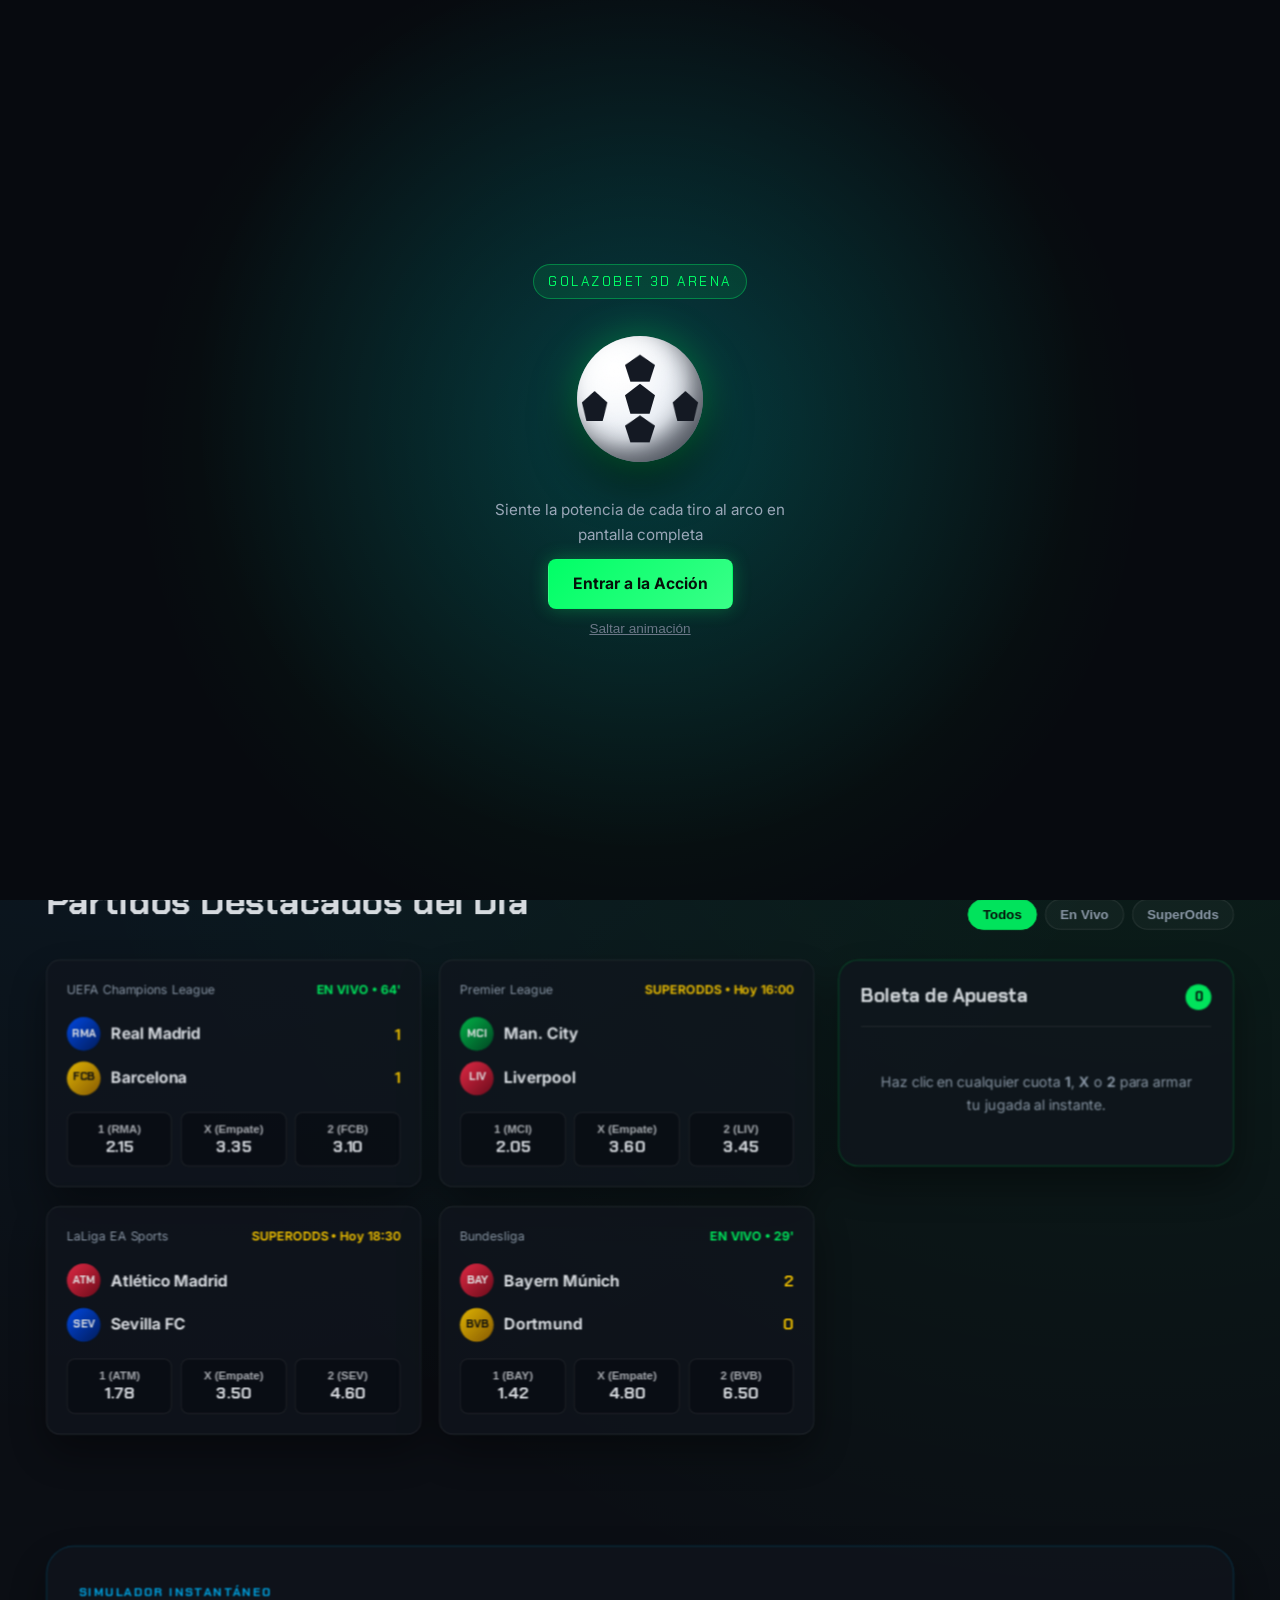
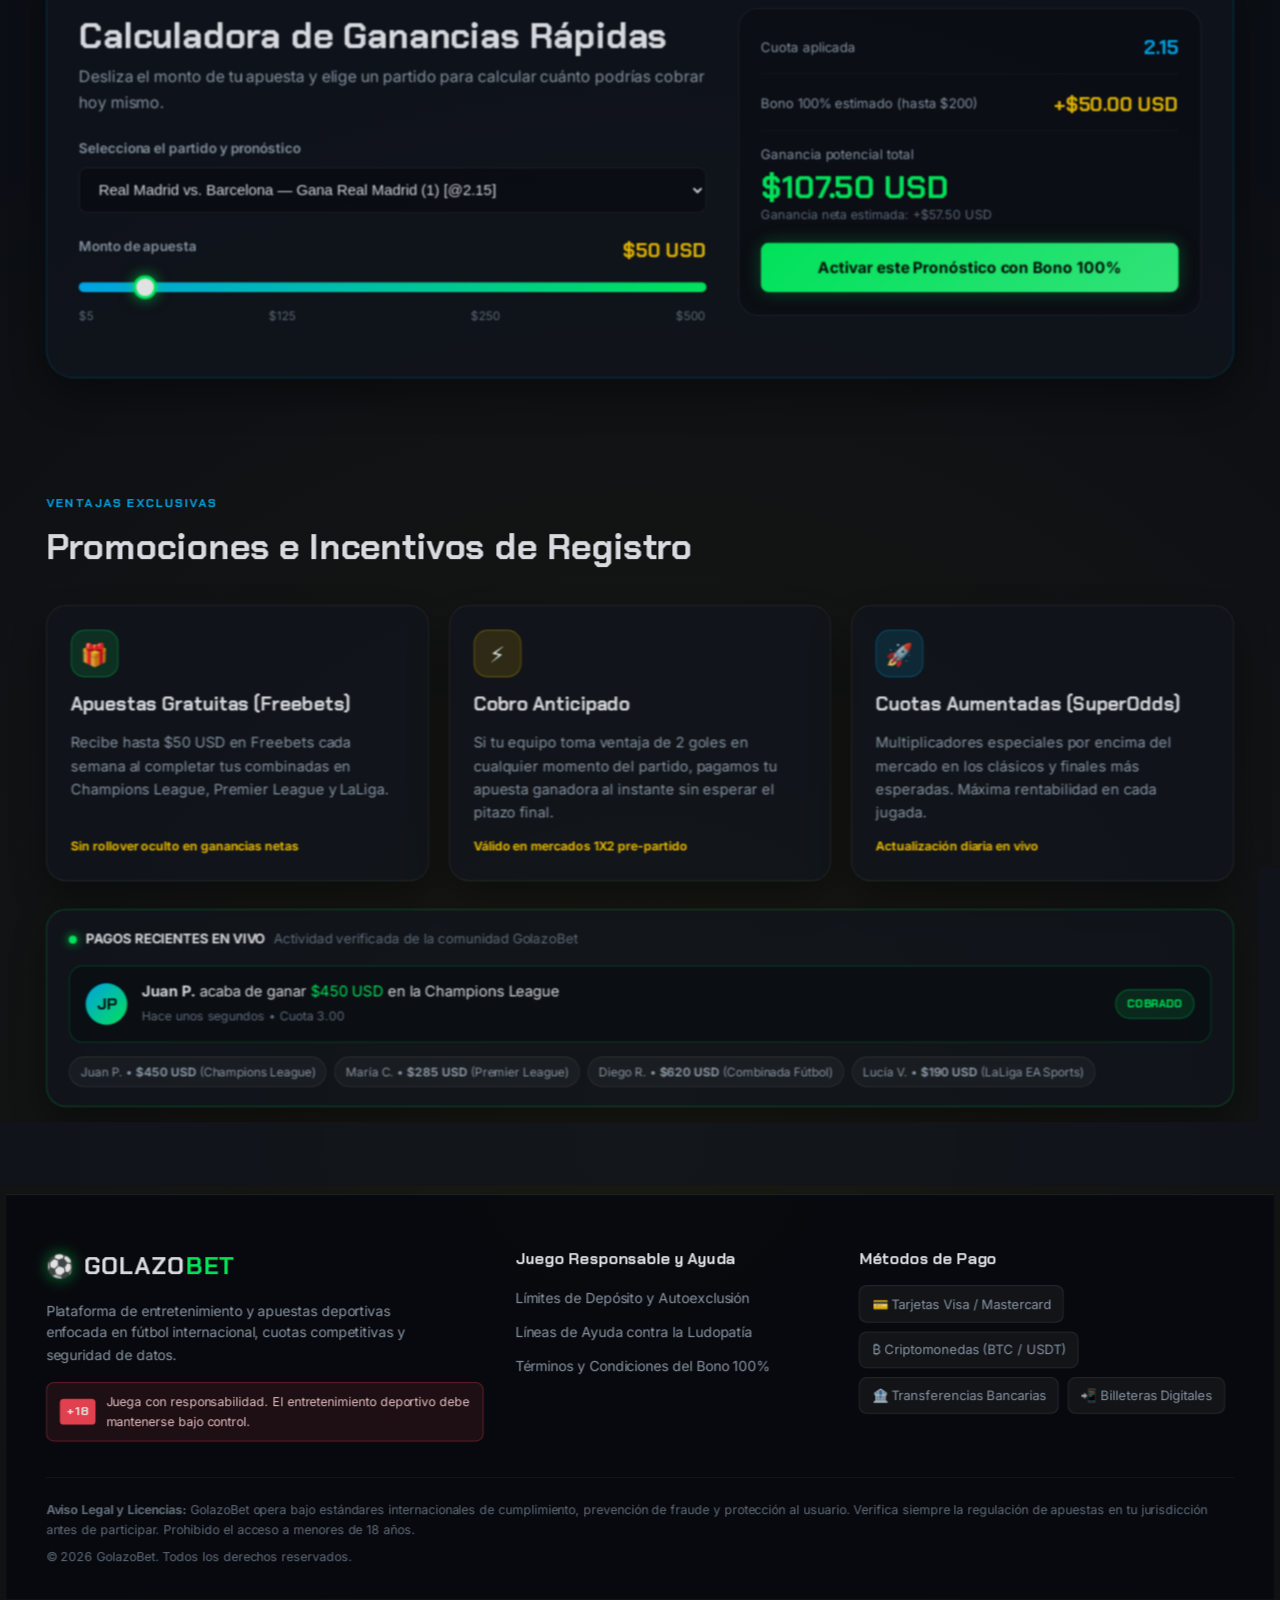
<file: index.html>
<!DOCTYPE html>
<html lang="es">
<head>
  <meta charset="UTF-8" />
  <meta name="viewport" content="width=device-width, initial-scale=1.0" />
  <title>GolazoBet | Apuestas Deportivas de Fútbol en Vivo</title>
  <link rel="preconnect" href="https://fonts.googleapis.com" />
  <link rel="preconnect" href="https://fonts.gstatic.com" crossorigin />
  <link
    href="https://fonts.googleapis.com/css2?family=Chakra+Petch:ital,wght@0,600;0,700;1,700&family=Inter:wght@400;500;600;700;800&display=swap"
    rel="stylesheet"
  />
  <link rel="stylesheet" href="styles.css" />
</head>
<body class="dark-theme">
  <!-- INTRO OVERLAY: EFECTO "BREAK THE SCREEN" -->
  <div id="intro-overlay" class="intro-overlay" aria-live="polite">
    <canvas id="crack-canvas" class="crack-canvas"></canvas>

    <div class="intro-stage">
      <div class="intro-badge">GOLAZOBET 3D ARENA</div>
      <div id="ball-3d-wrapper" class="ball-3d-wrapper">
        <div id="soccer-ball-3d" class="soccer-ball-3d" aria-hidden="true">
          <div class="ball-pentagon center"></div>
          <div class="ball-pentagon top"></div>
          <div class="ball-pentagon right"></div>
          <div class="ball-pentagon bottom"></div>
          <div class="ball-pentagon left"></div>
          <div class="ball-glare"></div>
        </div>
      </div>

      <div id="intro-cta-box" class="intro-cta-box">
        <p class="intro-subtext">Siente la potencia de cada tiro al arco en pantalla completa</p>
        <button id="btn-enter-action" type="button" class="btn btn-neon btn-lg">
          Entrar a la Acción
        </button>
        <button id="btn-skip-intro" type="button" class="btn-link">
          Saltar animación
        </button>
      </div>
    </div>
  </div>

  <!-- CONTENEDOR PRINCIPAL DE LA APLICACIÓN -->
  <div id="app-shell" class="app-shell">
    <!-- HEADER / NAVBAR -->
    <header class="navbar glass">
      <div class="container navbar-inner">
        <a href="#top" class="brand-logo" aria-label="GolazoBet Inicio">
          <span class="brand-icon" aria-hidden="true">⚽</span>
          <span class="brand-wordmark">GOLAZO<span class="accent-neon">BET</span></span>
        </a>

        <nav class="nav-links" aria-label="Navegación principal">
          <a href="#partidos-top" class="nav-link">
            <span class="live-dot" aria-hidden="true"></span> En Vivo
          </a>
          <a href="#partidos-top" class="nav-link">Partidos Top</a>
          <a href="#promociones" class="nav-link">Promociones</a>
          <a href="#calculadora" class="nav-link">Calculadora</a>
        </nav>

        <div class="nav-actions">
          <button type="button" class="btn btn-ghost" data-open-modal="login">
            Iniciar Sesión
          </button>
          <button type="button" class="btn btn-neon" data-open-modal="register">
            Registrarse (Bono 100%)
          </button>
        </div>

        <button
          id="mobile-menu-toggle"
          type="button"
          class="mobile-menu-toggle"
          aria-label="Abrir menú de navegación"
          aria-expanded="false"
        >
          <span></span>
          <span></span>
          <span></span>
        </button>
      </div>

      <div id="mobile-drawer" class="mobile-drawer">
        <a href="#partidos-top" class="mobile-link">En Vivo &amp; Partidos Top</a>
        <a href="#calculadora" class="mobile-link">Calculadora de Ganancias</a>
        <a href="#promociones" class="mobile-link">Promociones</a>
        <div class="mobile-drawer-actions">
          <button type="button" class="btn btn-ghost btn-block" data-open-modal="login">
            Iniciar Sesión
          </button>
          <button type="button" class="btn btn-neon btn-block" data-open-modal="register">
            Registrarse (Bono 100%)
          </button>
        </div>
      </div>
    </header>

    <main id="top">
      <!-- HERO SECTION -->
      <section class="hero-section">
        <div class="hero-glow hero-glow-left" aria-hidden="true"></div>
        <div class="hero-glow hero-glow-right" aria-hidden="true"></div>

        <div class="container hero-grid">
          <div class="hero-content">
            <div class="promo-pill">
              <span class="pill-tag">OFERTA RELÁMPAGO</span>
              <span>Bono de Bienvenida Fútbol 2026</span>
            </div>

            <h1 class="hero-title">
              ¡Rompe la Racha! <span class="text-gradient">Duplica tu primer depósito</span> hasta $200 USD
            </h1>

            <p class="hero-subtitle">
              Cuotas mejoradas al instante, cobro anticipado cuando tu equipo saca 2 goles de ventaja y retiros rápidos en criptomonedas, tarjetas y transferencia bancaria.
            </p>

            <!-- CUENTA REGRESIVA -->
            <div class="countdown-card glass" aria-label="Tiempo restante de la oferta">
              <div class="countdown-header">
                <span class="countdown-label">La oferta de bienvenida expira en:</span>
                <button id="replay-intro-btn" type="button" class="mini-action">
                  Repetir impacto 3D
                </button>
              </div>
              <div id="countdown-timer" class="countdown-grid">
                <div class="time-box">
                  <span id="cd-hours" class="time-value">02</span>
                  <span class="time-unit">Horas</span>
                </div>
                <span class="time-colon" aria-hidden="true">:</span>
                <div class="time-box">
                  <span id="cd-minutes" class="time-value">45</span>
                  <span class="time-unit">Min</span>
                </div>
                <span class="time-colon" aria-hidden="true">:</span>
                <div class="time-box">
                  <span id="cd-seconds" class="time-value">18</span>
                  <span class="time-unit">Seg</span>
                </div>
              </div>
            </div>

            <div class="hero-cta-group">
              <button
                type="button"
                class="btn btn-neon btn-xl"
                data-open-modal="register"
              >
                APOSTAR AHORA Y RECLAMAR BONO
              </button>
              <a href="#partidos-top" class="btn btn-outline-gold">
                Ver Cuotas de Hoy
              </a>
            </div>
          </div>

          <!-- PANEL DESTACADO LATERAL DEL HERO -->
          <aside class="hero-showcase glass" aria-label="Partido estrella del día">
            <div class="showcase-top">
              <span class="badge-live"><span class="live-dot"></span> SUPER CUOTA</span>
              <span class="league-name">UEFA Champions League</span>
            </div>
            <div class="matchup-banner">
              <div class="team-block">
                <span class="team-crest crest-blue">RMA</span>
                <span class="team-name">Real Madrid</span>
              </div>
              <span class="vs-badge">VS</span>
              <div class="team-block">
                <span class="team-crest crest-gold">FCB</span>
                <span class="team-name">Barcelona</span>
              </div>
            </div>
            <div class="showcase-stats">
              <div class="stat-item">
                <span class="stat-label">Volumen en vivo</span>
                <span class="stat-val accent-gold">$148,920 USD</span>
              </div>
              <div class="stat-item">
                <span class="stat-label">Mercados activos</span>
                <span class="stat-val accent-neon">+185</span>
              </div>
            </div>
            <button
              type="button"
              class="btn btn-electric btn-block"
              onclick="document.getElementById('partidos-top').scrollIntoView({ behavior: 'smooth' })"
            >
              Seleccionar Cuota en el Feed
            </button>
          </aside>
        </div>
      </section>

      <!-- SECCIÓN PARTIDOS DESTACADOS DEL DÍA + BOLETA DE APUESTA -->
      <section id="partidos-top" class="section-block">
        <div class="container">
          <div class="section-header">
            <div>
              <span class="section-eyebrow">MERCADO 1 X 2</span>
              <h2 class="section-title">Partidos Destacados del Día</h2>
            </div>
            <div class="filter-pills" role="group" aria-label="Filtrar partidos">
              <button type="button" class="filter-btn active" data-filter="all">Todos</button>
              <button type="button" class="filter-btn" data-filter="live">En Vivo</button>
              <button type="button" class="filter-btn" data-filter="super">SuperOdds</button>
            </div>
          </div>

          <div class="betting-layout">
            <!-- FEED DE TARJETAS DE PARTIDOS -->
            <div id="matches-grid" class="matches-grid"></div>

            <!-- BOLETA DE APUESTA INTERACTIVA -->
            <aside id="betslip-panel" class="betslip-card glass" aria-label="Boleta de apuesta">
              <div class="betslip-header">
                <h3>Boleta de Apuesta</h3>
                <span id="betslip-count" class="betslip-badge">0</span>
              </div>

              <div id="betslip-empty" class="betslip-empty">
                <p>Haz clic en cualquier cuota <strong>1</strong>, <strong>X</strong> o <strong>2</strong> para armar tu jugada al instante.</p>
              </div>

              <div id="betslip-content" class="betslip-content hidden">
                <div id="betslip-selections" class="betslip-selections"></div>

                <div class="stake-control">
                  <label for="betslip-stake" class="stake-label">Monto a apostar (USD)</label>
                  <div class="stake-input-wrap">
                    <span class="currency-prefix">$</span>
                    <input
                      id="betslip-stake"
                      type="number"
                      min="1"
                      max="10000"
                      step="1"
                      value="25"
                    />
                  </div>
                  <div class="quick-stakes">
                    <button type="button" class="chip-btn" data-quick-stake="10">$10</button>
                    <button type="button" class="chip-btn" data-quick-stake="25">$25</button>
                    <button type="button" class="chip-btn" data-quick-stake="50">$50</button>
                    <button type="button" class="chip-btn" data-quick-stake="100">$100</button>
                  </div>
                </div>

                <div class="betslip-summary">
                  <div class="summary-row">
                    <span>Cuota combinada</span>
                    <strong id="betslip-total-odds" class="accent-gold">1.00</strong>
                  </div>
                  <div class="summary-row highlight">
                    <span>Ganancia potencial</span>
                    <strong id="betslip-potential-payout" class="accent-neon">$0.00 USD</strong>
                  </div>
                </div>

                <button
                  id="btn-place-bet"
                  type="button"
                  class="btn btn-neon btn-block btn-lg"
                >
                  Confirmar Apuesta y Reclamar Bono
                </button>
                <button
                  id="btn-clear-betslip"
                  type="button"
                  class="btn-clear-selection"
                >
                  Limpiar selección
                </button>
              </div>
            </aside>
          </div>
        </div>
      </section>

      <!-- CALCULADORA / SIMULADOR DE GANANCIAS RÁPIDAS -->
      <section id="calculadora" class="section-block calculator-section">
        <div class="container">
          <div class="calc-card glass">
            <div class="calc-intro">
              <span class="section-eyebrow">SIMULADOR INSTANTÁNEO</span>
              <h2 class="section-title">Calculadora de Ganancias Rápidas</h2>
              <p class="calc-desc">
                Desliza el monto de tu apuesta y elige un partido para calcular cuánto podrías cobrar hoy mismo.
              </p>

              <div class="calc-field">
                <label for="calc-match-select" class="field-label">Selecciona el partido y pronóstico</label>
                <select id="calc-match-select" class="calc-select"></select>
              </div>

              <div class="calc-field">
                <div class="slider-top">
                  <label for="calc-amount-slider" class="field-label">Monto de apuesta</label>
                  <span id="calc-amount-display" class="slider-value accent-gold">$50 USD</span>
                </div>
                <input
                  id="calc-amount-slider"
                  type="range"
                  min="5"
                  max="500"
                  step="5"
                  value="50"
                  class="neon-slider"
                />
                <div class="slider-ticks">
                  <span>$5</span>
                  <span>$125</span>
                  <span>$250</span>
                  <span>$500</span>
                </div>
              </div>
            </div>

            <div class="calc-results">
              <div class="result-box">
                <span class="result-caption">Cuota aplicada</span>
                <span id="calc-odds-value" class="result-number accent-electric">2.15</span>
              </div>
              <div class="result-box">
                <span class="result-caption">Bono 100% estimado (hasta $200)</span>
                <span id="calc-bonus-value" class="result-number accent-gold">+$50.00 USD</span>
              </div>
              <div class="result-box total-box">
                <span class="result-caption">Ganancia potencial total</span>
                <span id="calc-payout-value" class="result-payout accent-neon">$107.50 USD</span>
                <span id="calc-profit-note" class="result-subnote">Ganancia neta: +$57.50 USD</span>
              </div>
              <button
                type="button"
                class="btn btn-neon btn-block btn-lg"
                data-open-modal="register"
              >
                Activar este Pronóstico con Bono 100%
              </button>
            </div>
          </div>
        </div>
      </section>

      <!-- PROMOCIONES + PRUEBA SOCIAL EN VIVO -->
      <section id="promociones" class="section-block">
        <div class="container">
          <div class="section-header">
            <div>
              <span class="section-eyebrow">VENTAJAS EXCLUSIVAS</span>
              <h2 class="section-title">Promociones e Incentivos de Registro</h2>
            </div>
          </div>

          <div class="promos-grid">
            <article class="promo-card glass">
              <div class="promo-icon icon-neon" aria-hidden="true">🎁</div>
              <h3>Apuestas Gratuitas (Freebets)</h3>
              <p>
                Recibe hasta $50 USD en Freebets cada semana al completar tus combinadas en Champions League, Premier League y LaLiga.
              </p>
              <span class="promo-tag">Sin rollover oculto en ganancias netas</span>
            </article>

            <article class="promo-card glass">
              <div class="promo-icon icon-gold" aria-hidden="true">⚡</div>
              <h3>Cobro Anticipado</h3>
              <p>
                Si tu equipo toma ventaja de 2 goles en cualquier momento del partido, pagamos tu apuesta ganadora al instante sin esperar el pitazo final.
              </p>
              <span class="promo-tag">Válido en mercados 1X2 pre-partido</span>
            </article>

            <article class="promo-card glass">
              <div class="promo-icon icon-electric" aria-hidden="true">🚀</div>
              <h3>Cuotas Aumentadas (SuperOdds)</h3>
              <p>
                Multiplicadores especiales por encima del mercado en los clásicos y finales más esperadas. Máxima rentabilidad en cada jugada.
              </p>
              <span class="promo-tag">Actualización diaria en vivo</span>
            </article>
          </div>

          <!-- FEED EN VIVO DE GANADORES -->
          <div class="live-winners-bar glass" aria-label="Ganadores recientes en tiempo real">
            <div class="winners-header">
              <span class="live-dot" aria-hidden="true"></span>
              <strong>PAGOS RECIENTES EN VIVO</strong>
              <span class="winners-subtitle">Actividad verificada de la comunidad GolazoBet</span>
            </div>

            <div class="winners-track-wrap">
              <div id="winners-feed-card" class="winner-spotlight">
                <span id="winner-avatar" class="winner-avatar">JP</span>
                <div class="winner-info">
                  <p id="winner-text" class="winner-text">
                    <strong>Juan P.</strong> acaba de ganar <span class="accent-neon">$450 USD</span> en la Champions League
                  </p>
                  <span id="winner-meta" class="winner-meta">Hace unos segundos • Cuota 3.00</span>
                </div>
                <span class="winner-pill">COBRADO</span>
              </div>

              <div id="winners-chips" class="winners-chips" aria-hidden="true"></div>
            </div>
          </div>
        </div>
      </section>
    </main>

    <!-- FOOTER -->
    <footer class="footer">
      <div class="container">
        <div class="footer-grid">
          <div class="footer-brand-col">
            <a href="#top" class="brand-logo">
              <span class="brand-icon" aria-hidden="true">⚽</span>
              <span class="brand-wordmark">GOLAZO<span class="accent-neon">BET</span></span>
            </a>
            <p class="footer-copy">
              Plataforma de entretenimiento y apuestas deportivas enfocada en fútbol internacional, cuotas competitivas y seguridad de datos.
            </p>
            <div class="responsible-badge">
              <span class="age-badge">+18</span>
              <span>Juega con responsabilidad. El entretenimiento deportivo debe mantenerse bajo control.</span>
            </div>
          </div>

          <div class="footer-col">
            <h4>Juego Responsable y Ayuda</h4>
            <ul>
              <li><a href="#juego-responsable" onclick="event.preventDefault(); openInfoModal('responsible');">Límites de Depósito y Autoexclusión</a></li>
              <li><a href="#ayuda-ludopatia" onclick="event.preventDefault(); openInfoModal('help');">Líneas de Ayuda contra la Ludopatía</a></li>
              <li><a href="#terminos" onclick="event.preventDefault(); openInfoModal('terms');">Términos y Condiciones del Bono 100%</a></li>
            </ul>
          </div>

          <div class="footer-col">
            <h4>Métodos de Pago</h4>
            <div class="payment-methods">
              <span class="payment-pill">💳 Tarjetas Visa / Mastercard</span>
              <span class="payment-pill">₿ Criptomonedas (BTC / USDT)</span>
              <span class="payment-pill">🏦 Transferencias Bancarias</span>
              <span class="payment-pill">📲 Billeteras Digitales</span>
            </div>
          </div>
        </div>

        <div class="footer-legal">
          <p>
            <strong>Aviso Legal y Licencias:</strong> GolazoBet opera bajo estándares internacionales de cumplimiento, prevención de fraude y protección al usuario. Verifica siempre la regulación de apuestas en tu jurisdicción antes de participar. Prohibido el acceso a menores de 18 años.
          </p>
          <p class="copyright">© <span id="current-year">2026</span> GolazoBet. Todos los derechos reservados.</p>
        </div>
      </div>
    </footer>
  </div>

  <!-- MODAL DE REGISTRO / INICIO DE SESIÓN / CONFIRMACIÓN -->
  <div id="auth-modal" class="modal-backdrop hidden" role="dialog" aria-modal="true" aria-labelledby="modal-title">
    <div class="modal-card glass">
      <button id="modal-close-btn" type="button" class="modal-close" aria-label="Cerrar ventana">✕</button>
      <span id="modal-tag" class="section-eyebrow">BONO DE BIENVENIDA 100%</span>
      <h3 id="modal-title" class="modal-title">Crea tu cuenta en GolazoBet</h3>
      <p id="modal-desc" class="modal-desc">
        Duplica tu primer depósito hasta $200 USD y comienza a apostar en los mejores partidos de fútbol.
      </p>

      <form id="auth-form" class="modal-form">
        <div class="form-group">
          <label for="auth-email">Correo electrónico</label>
          <input id="auth-email" type="email" required placeholder=" hincha@golazobet.com" />
        </div>
        <div class="form-group">
          <label for="auth-password">Contraseña</label>
          <input id="auth-password" type="password" required minlength="6" placeholder="••••••••" />
        </div>
        <div id="modal-extra-summary" class="modal-summary hidden"></div>
        <button id="modal-submit-btn" type="submit" class="btn btn-neon btn-block btn-lg">
          Reclamar Bono hasta $200 USD
        </button>
      </form>

      <div id="modal-feedback" class="modal-feedback hidden"></div>
    </div>
  </div>

  <script src="script.js"></script>
</body>
</html>
</file>
<file: styles.css>
/* ==========================================================================
   GOLAZOBET - ESTILOS PRINCIPALES (DARK MODE PREMIUM + GLASSMORPHISM)
   ========================================================================== */

:root {
  --bg-primary: #0b0e14;
  --bg-secondary: #161b22;
  --bg-elevated: rgba(22, 27, 34, 0.72);
  --bg-card: rgba(17, 22, 30, 0.78);
  --border-subtle: rgba(255, 255, 255, 0.1);
  --border-glow: rgba(0, 255, 102, 0.35);

  --text-primary: #f3f6fb;
  --text-secondary: #9aa7b8;
  --text-muted: #6c7888;

  --neon-green: #00ff66;
  --neon-green-dark: #00c950;
  --gold: #ffcc00;
  --electric-blue: #00b8ff;
  --danger: #ff4757;

  --font-display: 'Chakra Petch', sans-serif;
  --font-sans: 'Inter', system-ui, -apple-system, sans-serif;

  --radius-sm: 8px;
  --radius-md: 14px;
  --radius-lg: 20px;
  --radius-xl: 28px;

  --shadow-neon: 0 0 24px rgba(0, 255, 102, 0.35), 0 10px 30px rgba(0, 0, 0, 0.45);
  --shadow-card: 0 18px 40px rgba(0, 0, 0, 0.45);
  --transition-fast: 0.18s ease;
  --transition-smooth: 0.35s cubic-bezier(0.22, 1, 0.36, 1);
}

*,
*::before,
*::after {
  box-sizing: border-box;
  margin: 0;
  padding: 0;
}

html {
  scroll-behavior: smooth;
  font-size: 16px;
}

body.dark-theme {
  font-family: var(--font-sans);
  background-color: var(--bg-primary);
  color: var(--text-primary);
  line-height: 1.6;
  overflow-x: hidden;
  background-image:
    radial-gradient(circle at 12% 10%, rgba(0, 184, 255, 0.09), transparent 36%),
    radial-gradient(circle at 88% 18%, rgba(0, 255, 102, 0.08), transparent 38%),
    radial-gradient(circle at 50% 85%, rgba(255, 204, 0, 0.06), transparent 42%);
}

.container {
  width: 100%;
  max-width: 1240px;
  margin: 0 auto;
  padding: 0 1.25rem;
}

.hidden {
  display: none !important;
}

.accent-neon {
  color: var(--neon-green);
}

.accent-gold {
  color: var(--gold);
}

.accent-electric {
  color: var(--electric-blue);
}

.text-gradient {
  background: linear-gradient(90deg, var(--neon-green) 0%, var(--electric-blue) 55%, var(--gold) 100%);
  -webkit-background-clip: text;
  background-clip: text;
  color: transparent;
}

/* ==========================================================================
   GLASSMORPHISM & BOTONES
   ========================================================================== */

.glass {
  background: var(--bg-card);
  backdrop-filter: blur(16px);
  -webkit-backdrop-filter: blur(16px);
  border: 1px solid var(--border-subtle);
  box-shadow: var(--shadow-card);
}

.btn {
  display: inline-flex;
  align-items: center;
  justify-content: center;
  gap: 0.5rem;
  font-family: var(--font-sans);
  font-weight: 700;
  font-size: 0.92rem;
  border-radius: var(--radius-sm);
  border: 1px solid transparent;
  cursor: pointer;
  text-decoration: none;
  transition: transform var(--transition-fast), box-shadow var(--transition-fast), background var(--transition-fast), border-color var(--transition-fast);
}

.btn:active {
  transform: scale(0.98);
}

.btn-neon {
  background: linear-gradient(135deg, var(--neon-green) 0%, #39ff88 100%);
  color: #06110a;
  padding: 0.72rem 1.25rem;
  box-shadow: 0 0 18px rgba(0, 255, 102, 0.28);
}

.btn-neon:hover {
  transform: translateY(-2px);
  box-shadow: var(--shadow-neon);
}

.btn-electric {
  background: linear-gradient(135deg, var(--electric-blue) 0%, #0077ff 100%);
  color: #ffffff;
  padding: 0.78rem 1.25rem;
  box-shadow: 0 0 18px rgba(0, 184, 255, 0.25);
}

.btn-electric:hover {
  transform: translateY(-2px);
  box-shadow: 0 0 24px rgba(0, 184, 255, 0.45);
}

.btn-ghost {
  background: rgba(255, 255, 255, 0.04);
  color: var(--text-primary);
  border-color: var(--border-subtle);
  padding: 0.7rem 1.1rem;
}

.btn-ghost:hover {
  background: rgba(255, 255, 255, 0.1);
  border-color: rgba(255, 255, 255, 0.24);
}

.btn-outline-gold {
  background: rgba(255, 204, 0, 0.08);
  color: var(--gold);
  border-color: rgba(255, 204, 0, 0.4);
  padding: 0.9rem 1.4rem;
}

.btn-outline-gold:hover {
  background: rgba(255, 204, 0, 0.16);
  border-color: var(--gold);
}

.btn-lg {
  padding: 0.9rem 1.5rem;
  font-size: 0.98rem;
}

.btn-xl {
  padding: 1.05rem 1.75rem;
  font-family: var(--font-display);
  font-size: 1.05rem;
  letter-spacing: 0.03em;
  text-transform: uppercase;
}

.btn-block {
  width: 100%;
}

/* ==========================================================================
   ANIMACIÓN DE ENTRADA: EFECTO "BREAK THE SCREEN" (3D + CANVAS + SHAKE)
   ========================================================================== */

.intro-overlay {
  position: fixed;
  inset: 0;
  z-index: 9999;
  display: flex;
  align-items: center;
  justify-content: center;
  background:
    radial-gradient(circle at 50% 45%, rgba(0, 184, 255, 0.18), transparent 55%),
    radial-gradient(circle at 50% 50%, rgba(0, 255, 102, 0.1), transparent 65%),
    #070a0f;
  perspective: 1200px;
  overflow: hidden;
  transition: opacity 0.65s ease, visibility 0.65s ease;
}

.intro-overlay.shatter-disperse {
  opacity: 0;
  visibility: hidden;
  pointer-events: none;
}

.crack-canvas {
  position: absolute;
  inset: 0;
  width: 100%;
  height: 100%;
  z-index: 4;
  pointer-events: none;
  opacity: 0;
  transition: opacity 0.2s ease, transform 1.2s cubic-bezier(0.16, 1, 0.3, 1);
}

.crack-canvas.active {
  opacity: 1;
}

.crack-canvas.disperse {
  opacity: 0;
  transform: scale(1.14);
}

.intro-stage {
  position: relative;
  z-index: 3;
  display: flex;
  flex-direction: column;
  align-items: center;
  text-align: center;
  padding: 1.5rem;
  gap: 1.6rem;
}

.intro-badge {
  font-family: var(--font-display);
  font-size: 0.85rem;
  letter-spacing: 0.18em;
  color: var(--neon-green);
  background: rgba(0, 255, 102, 0.1);
  border: 1px solid rgba(0, 255, 102, 0.35);
  padding: 0.35rem 0.9rem;
  border-radius: 999px;
}

.ball-3d-wrapper {
  width: 148px;
  height: 148px;
  display: flex;
  align-items: center;
  justify-content: center;
  transform-style: preserve-3d;
}

.soccer-ball-3d {
  position: relative;
  width: 126px;
  height: 126px;
  border-radius: 50%;
  background:
    radial-gradient(circle at 32% 28%, #ffffff 0%, #e9eef5 55%, #8c99ad 100%);
  box-shadow:
    inset -12px -14px 24px rgba(7, 10, 15, 0.55),
    0 0 38px rgba(0, 255, 102, 0.35),
    0 20px 45px rgba(0, 0, 0, 0.75);
  transform-style: preserve-3d;
  animation: ballIdleFloat 2.4s ease-in-out infinite;
}

/* Patrón geométrico del balón en 3D */
.ball-pentagon {
  position: absolute;
  width: 30px;
  height: 30px;
  background: #141923;
  clip-path: polygon(50% 0%, 100% 38%, 82% 100%, 18% 100%, 0% 38%);
  box-shadow: 0 0 6px rgba(0, 0, 0, 0.5);
}

.ball-pentagon.center {
  top: 50%;
  left: 50%;
  transform: translate(-50%, -50%) translateZ(18px);
}

.ball-pentagon.top {
  top: 9%;
  left: 50%;
  transform: translateX(-50%) rotateX(-26deg) translateZ(14px);
}

.ball-pentagon.bottom {
  bottom: 9%;
  left: 50%;
  transform: translateX(-50%) rotateX(26deg) translateZ(14px);
}

.ball-pentagon.left {
  top: 44%;
  left: 8%;
  transform: rotateY(-32deg) translateZ(14px);
}

.ball-pentagon.right {
  top: 44%;
  right: 8%;
  transform: rotateY(32deg) translateZ(14px);
}

.ball-glare {
  position: absolute;
  inset: 0;
  border-radius: 50%;
  background: radial-gradient(circle at 28% 24%, rgba(255, 255, 255, 0.8), transparent 48%);
  pointer-events: none;
}

@keyframes ballIdleFloat {
  0%, 100% {
    transform: translateY(0px) rotateX(12deg) rotateY(-18deg);
  }
  50% {
    transform: translateY(-12px) rotateX(22deg) rotateY(24deg);
  }
}

/* Vuelo dramático hacia la cámara */
.ball-3d-wrapper.charging-impact .soccer-ball-3d {
  animation: ballBreakScreen 0.78s cubic-bezier(0.55, 0.04, 0.68, 0.53) forwards;
}

@keyframes ballBreakScreen {
  0% {
    transform: translate3d(0, 0, -240px) scale(0.55) rotateX(0deg) rotateY(0deg) rotateZ(0deg);
  }
  55% {
    transform: translate3d(0, -14px, 140px) scale(1.45) rotateX(210deg) rotateY(280deg) rotateZ(45deg);
  }
  100% {
    transform: translate3d(0, 0, 560px) scale(4.3) rotateX(360deg) rotateY(540deg) rotateZ(95deg);
  }
}

.intro-cta-box {
  display: flex;
  flex-direction: column;
  align-items: center;
  gap: 0.75rem;
  transition: opacity 0.25s ease;
}

.intro-cta-box.fade-out {
  opacity: 0;
  pointer-events: none;
}

.intro-subtext {
  color: var(--text-secondary);
  font-size: 0.95rem;
  max-width: 340px;
}

.btn-link {
  background: none;
  border: none;
  color: var(--text-muted);
  font-size: 0.85rem;
  text-decoration: underline;
  cursor: pointer;
}

.btn-link:hover {
  color: var(--text-primary);
}

/* Sacudida de pantalla al impacto */
.screen-shake {
  animation: impactShake 0.55s cubic-bezier(0.36, 0.07, 0.19, 0.97) both;
}

@keyframes impactShake {
  0%, 100% { transform: translate3d(0, 0, 0); }
  12% { transform: translate3d(-14px, 10px, 0) rotate(-0.8deg); }
  25% { transform: translate3d(15px, -12px, 0) rotate(0.8deg); }
  38% { transform: translate3d(-12px, -8px, 0) rotate(-0.5deg); }
  52% { transform: translate3d(10px, 9px, 0) rotate(0.5deg); }
  68% { transform: translate3d(-6px, 4px, 0); }
  84% { transform: translate3d(4px, -3px, 0); }
}

/* Revelación fluida del panel principal */
.app-shell {
  opacity: 0.88;
  transform: scale(0.99);
  transition: opacity 0.8s ease, transform 0.8s cubic-bezier(0.22, 1, 0.36, 1);
}

.app-shell.revealed {
  opacity: 1;
  transform: scale(1);
}

/* ==========================================================================
   HEADER / NAVBAR
   ========================================================================== */

.navbar {
  position: sticky;
  top: 0;
  z-index: 100;
  border-bottom: 1px solid var(--border-subtle);
  background: rgba(11, 14, 20, 0.82);
}

.navbar-inner {
  display: flex;
  align-items: center;
  justify-content: space-between;
  min-height: 74px;
  gap: 1rem;
}

.brand-logo {
  display: inline-flex;
  align-items: center;
  gap: 0.6rem;
  text-decoration: none;
  font-family: var(--font-display);
  font-weight: 700;
  font-size: 1.55rem;
  letter-spacing: 0.04em;
  color: var(--text-primary);
}

.brand-icon {
  font-size: 1.4rem;
  filter: drop-shadow(0 0 8px rgba(0, 255, 102, 0.55));
}

.nav-links {
  display: flex;
  align-items: center;
  gap: 1.5rem;
}

.nav-link {
  color: var(--text-secondary);
  text-decoration: none;
  font-weight: 600;
  font-size: 0.92rem;
  display: inline-flex;
  align-items: center;
  gap: 0.45rem;
  transition: color var(--transition-fast);
}

.nav-link:hover {
  color: var(--neon-green);
}

.live-dot {
  width: 8px;
  height: 8px;
  border-radius: 50%;
  background: var(--neon-green);
  box-shadow: 0 0 10px var(--neon-green);
  animation: pulseDot 1.5s infinite;
}

@keyframes pulseDot {
  0%, 100% { transform: scale(1); opacity: 1; }
  50% { transform: scale(1.35); opacity: 0.6; }
}

.nav-actions {
  display: flex;
  align-items: center;
  gap: 0.75rem;
}

.mobile-menu-toggle {
  display: none;
  flex-direction: column;
  justify-content: center;
  gap: 5px;
  width: 42px;
  height: 42px;
  background: rgba(255, 255, 255, 0.05);
  border: 1px solid var(--border-subtle);
  border-radius: var(--radius-sm);
  cursor: pointer;
}

.mobile-menu-toggle span {
  width: 20px;
  height: 2px;
  background: var(--text-primary);
  margin: 0 auto;
}

.mobile-drawer {
  display: none;
  flex-direction: column;
  padding: 1rem 1.25rem 1.5rem;
  border-top: 1px solid var(--border-subtle);
  background: var(--bg-secondary);
  gap: 0.75rem;
}

.mobile-drawer.open {
  display: flex;
}

.mobile-link {
  color: var(--text-primary);
  text-decoration: none;
  padding: 0.5rem 0;
  font-weight: 600;
  border-bottom: 1px solid rgba(255, 255, 255, 0.05);
}

.mobile-drawer-actions {
  display: flex;
  flex-direction: column;
  gap: 0.6rem;
  margin-top: 0.5rem;
}

/* ==========================================================================
   HERO SECTION
   ========================================================================== */

.hero-section {
  position: relative;
  padding: 4.25rem 0 3.5rem;
  overflow: hidden;
}

.hero-glow {
  position: absolute;
  width: 420px;
  height: 420px;
  border-radius: 50%;
  filter: blur(120px);
  pointer-events: none;
  z-index: 0;
}

.hero-glow-left {
  top: -80px;
  left: -120px;
  background: rgba(0, 184, 255, 0.16);
}

.hero-glow-right {
  bottom: -60px;
  right: -120px;
  background: rgba(0, 255, 102, 0.14);
}

.hero-grid {
  position: relative;
  z-index: 1;
  display: grid;
  grid-template-columns: 1.35fr 0.85fr;
  gap: 2.25rem;
  align-items: center;
}

.promo-pill {
  display: inline-flex;
  align-items: center;
  gap: 0.65rem;
  padding: 0.35rem 0.85rem 0.35rem 0.4rem;
  border-radius: 999px;
  background: rgba(255, 204, 0, 0.1);
  border: 1px solid rgba(255, 204, 0, 0.3);
  font-size: 0.85rem;
  color: var(--gold);
  margin-bottom: 1.1rem;
}

.pill-tag {
  background: var(--gold);
  color: #141002;
  font-weight: 800;
  font-size: 0.72rem;
  padding: 0.2rem 0.55rem;
  border-radius: 999px;
  letter-spacing: 0.04em;
}

.hero-title {
  font-family: var(--font-display);
  font-size: clamp(2.1rem, 4.5vw, 3.45rem);
  line-height: 1.08;
  font-weight: 700;
  letter-spacing: -0.01em;
  margin-bottom: 1rem;
}

.hero-subtitle {
  color: var(--text-secondary);
  font-size: 1.04rem;
  max-width: 600px;
  margin-bottom: 1.5rem;
}

.countdown-card {
  border-radius: var(--radius-md);
  padding: 1rem 1.25rem;
  margin-bottom: 1.65rem;
  max-width: 470px;
}

.countdown-header {
  display: flex;
  align-items: center;
  justify-content: space-between;
  gap: 0.75rem;
  margin-bottom: 0.75rem;
  font-size: 0.86rem;
  color: var(--text-secondary);
}

.mini-action {
  background: rgba(0, 184, 255, 0.12);
  color: var(--electric-blue);
  border: 1px solid rgba(0, 184, 255, 0.35);
  border-radius: 6px;
  padding: 0.22rem 0.55rem;
  font-size: 0.75rem;
  font-weight: 600;
  cursor: pointer;
}

.mini-action:hover {
  background: rgba(0, 184, 255, 0.22);
}

.countdown-grid {
  display: flex;
  align-items: center;
  gap: 0.65rem;
}

.time-box {
  flex: 1;
  background: rgba(11, 14, 20, 0.85);
  border: 1px solid rgba(255, 204, 0, 0.28);
  border-radius: var(--radius-sm);
  padding: 0.55rem 0.4rem;
  text-align: center;
}

.time-value {
  display: block;
  font-family: var(--font-display);
  font-size: 1.55rem;
  font-weight: 700;
  color: var(--gold);
  line-height: 1.1;
}

.time-unit {
  font-size: 0.72rem;
  text-transform: uppercase;
  letter-spacing: 0.06em;
  color: var(--text-muted);
}

.time-colon {
  font-family: var(--font-display);
  font-size: 1.4rem;
  font-weight: 700;
  color: var(--gold);
}

.hero-cta-group {
  display: flex;
  flex-wrap: wrap;
  gap: 0.9rem;
  align-items: center;
}

/* Tarjeta lateral del Hero */
.hero-showcase {
  border-radius: var(--radius-lg);
  padding: 1.5rem;
  border-color: rgba(0, 184, 255, 0.25);
}

.showcase-top {
  display: flex;
  align-items: center;
  justify-content: space-between;
  margin-bottom: 1.35rem;
  gap: 0.5rem;
}

.badge-live {
  display: inline-flex;
  align-items: center;
  gap: 0.4rem;
  font-size: 0.75rem;
  font-weight: 800;
  color: var(--neon-green);
  background: rgba(0, 255, 102, 0.12);
  padding: 0.25rem 0.65rem;
  border-radius: 999px;
}

.league-name {
  font-size: 0.82rem;
  color: var(--text-secondary);
  font-weight: 600;
}

.matchup-banner {
  display: grid;
  grid-template-columns: 1fr auto 1fr;
  align-items: center;
  gap: 0.6rem;
  margin-bottom: 1.4rem;
  text-align: center;
}

.team-block {
  display: flex;
  flex-direction: column;
  align-items: center;
  gap: 0.45rem;
}

.team-crest {
  width: 52px;
  height: 52px;
  border-radius: 50%;
  display: grid;
  place-items: center;
  font-family: var(--font-display);
  font-weight: 700;
  font-size: 0.95rem;
  border: 2px solid rgba(255, 255, 255, 0.18);
}

.crest-blue {
  background: linear-gradient(135deg, #0052ff, #001f66);
  color: #fff;
}

.crest-gold {
  background: linear-gradient(135deg, #ffcc00, #996600);
  color: #111;
}

.crest-red {
  background: linear-gradient(135deg, #ff2e4c, #7a0c1d);
  color: #fff;
}

.crest-neon {
  background: linear-gradient(135deg, #00c950, #004d25);
  color: #fff;
}

.team-name {
  font-weight: 700;
  font-size: 0.92rem;
}

.vs-badge {
  font-family: var(--font-display);
  font-weight: 700;
  font-size: 0.95rem;
  color: var(--text-muted);
}

.showcase-stats {
  display: grid;
  grid-template-columns: 1fr 1fr;
  gap: 0.75rem;
  padding: 0.9rem;
  border-radius: var(--radius-md);
  background: rgba(11, 14, 20, 0.65);
  margin-bottom: 1.25rem;
}

.stat-item {
  display: flex;
  flex-direction: column;
}

.stat-label {
  font-size: 0.75rem;
  color: var(--text-muted);
}

.stat-val {
  font-family: var(--font-display);
  font-size: 1.1rem;
  font-weight: 700;
}

/* ==========================================================================
   SECCIONES GENERALES & PARTIDOS DESTACADOS
   ========================================================================== */

.section-block {
  padding: 3.5rem 0;
}

.section-header {
  display: flex;
  flex-wrap: wrap;
  align-items: flex-end;
  justify-content: space-between;
  gap: 1rem;
  margin-bottom: 1.85rem;
}

.section-eyebrow {
  display: inline-block;
  font-family: var(--font-display);
  font-size: 0.78rem;
  font-weight: 700;
  letter-spacing: 0.12em;
  color: var(--electric-blue);
  text-transform: uppercase;
  margin-bottom: 0.3rem;
}

.section-title {
  font-family: var(--font-display);
  font-size: clamp(1.6rem, 3vw, 2.25rem);
  font-weight: 700;
}

.filter-pills {
  display: flex;
  gap: 0.5rem;
  flex-wrap: wrap;
}

.filter-btn {
  background: rgba(255, 255, 255, 0.04);
  color: var(--text-secondary);
  border: 1px solid var(--border-subtle);
  padding: 0.45rem 0.9rem;
  border-radius: 999px;
  font-size: 0.84rem;
  font-weight: 600;
  cursor: pointer;
  transition: all var(--transition-fast);
}

.filter-btn.active,
.filter-btn:hover {
  color: #06110a;
  background: var(--neon-green);
  border-color: var(--neon-green);
}

.betting-layout {
  display: grid;
  grid-template-columns: 1.65fr 0.85fr;
  gap: 1.5rem;
  align-items: start;
}

.matches-grid {
  display: grid;
  grid-template-columns: repeat(2, minmax(0, 1fr));
  gap: 1.15rem;
}

.match-card {
  border-radius: var(--radius-md);
  padding: 1.25rem;
  display: flex;
  flex-direction: column;
  justify-content: space-between;
  gap: 1.1rem;
  transition: transform var(--transition-fast), border-color var(--transition-fast);
}

.match-card:hover {
  transform: translateY(-3px);
  border-color: rgba(0, 184, 255, 0.35);
}

.match-meta {
  display: flex;
  align-items: center;
  justify-content: space-between;
  font-size: 0.78rem;
  color: var(--text-secondary);
}

.match-status-live {
  color: var(--neon-green);
  font-weight: 700;
}

.match-status-super {
  color: var(--gold);
  font-weight: 700;
}

.match-teams {
  display: flex;
  flex-direction: column;
  gap: 0.65rem;
}

.team-row {
  display: flex;
  align-items: center;
  justify-content: space-between;
  font-weight: 700;
  font-size: 1rem;
}

.team-left {
  display: flex;
  align-items: center;
  gap: 0.65rem;
}

.mini-crest {
  width: 34px;
  height: 34px;
  border-radius: 50%;
  display: grid;
  place-items: center;
  font-family: var(--font-display);
  font-size: 0.72rem;
  font-weight: 700;
}

.match-score {
  font-family: var(--font-display);
  font-size: 1.05rem;
  color: var(--gold);
}

.odds-grid {
  display: grid;
  grid-template-columns: repeat(3, 1fr);
  gap: 0.55rem;
}

.odd-btn {
  display: flex;
  flex-direction: column;
  align-items: center;
  justify-content: center;
  padding: 0.6rem 0.4rem;
  border-radius: var(--radius-sm);
  background: rgba(11, 14, 20, 0.85);
  border: 1px solid var(--border-subtle);
  color: var(--text-primary);
  cursor: pointer;
  transition: all var(--transition-fast);
}

.odd-btn:hover {
  border-color: var(--electric-blue);
  background: rgba(0, 184, 255, 0.12);
}

.odd-btn.selected {
  background: linear-gradient(135deg, var(--neon-green), #33ff85);
  border-color: var(--neon-green);
  color: #06110a;
  box-shadow: 0 0 16px rgba(0, 255, 102, 0.35);
}

.odd-label {
  font-size: 0.72rem;
  font-weight: 700;
  opacity: 0.78;
}

.odd-value {
  font-family: var(--font-display);
  font-size: 1.05rem;
  font-weight: 700;
}

/* ==========================================================================
   BOLETA DE APUESTA
   ========================================================================== */

.betslip-card {
  position: sticky;
  top: 90px;
  border-radius: var(--radius-lg);
  padding: 1.35rem;
  border-color: rgba(0, 255, 102, 0.25);
}

.betslip-header {
  display: flex;
  align-items: center;
  justify-content: space-between;
  padding-bottom: 0.9rem;
  border-bottom: 1px solid var(--border-subtle);
  margin-bottom: 1rem;
}

.betslip-header h3 {
  font-family: var(--font-display);
  font-size: 1.2rem;
}

.betslip-badge {
  background: var(--neon-green);
  color: #06110a;
  font-family: var(--font-display);
  font-weight: 700;
  font-size: 0.85rem;
  min-width: 26px;
  height: 26px;
  border-radius: 999px;
  display: grid;
  place-items: center;
  padding: 0 0.45rem;
}

.betslip-empty {
  text-align: center;
  padding: 1.75rem 0.75rem;
  color: var(--text-secondary);
  font-size: 0.9rem;
}

.betslip-selections {
  display: flex;
  flex-direction: column;
  gap: 0.65rem;
  max-height: 250px;
  overflow-y: auto;
  margin-bottom: 1rem;
}

.slip-item {
  background: rgba(11, 14, 20, 0.8);
  border: 1px solid var(--border-subtle);
  border-radius: var(--radius-sm);
  padding: 0.7rem 0.8rem;
  display: flex;
  justify-content: space-between;
  align-items: center;
  gap: 0.5rem;
}

.slip-item-match {
  font-size: 0.82rem;
  font-weight: 700;
}

.slip-item-pick {
  font-size: 0.76rem;
  color: var(--neon-green);
  font-weight: 600;
}

.slip-item-right {
  display: flex;
  align-items: center;
  gap: 0.5rem;
}

.slip-item-odd {
  font-family: var(--font-display);
  font-weight: 700;
  color: var(--gold);
}

.remove-pick-btn {
  background: none;
  border: none;
  color: var(--text-muted);
  cursor: pointer;
  font-size: 0.9rem;
}

.remove-pick-btn:hover {
  color: var(--danger);
}

.stake-control {
  margin-bottom: 1rem;
}

.stake-label {
  display: block;
  font-size: 0.82rem;
  font-weight: 600;
  color: var(--text-secondary);
  margin-bottom: 0.4rem;
}

.stake-input-wrap {
  display: flex;
  align-items: center;
  background: rgba(11, 14, 20, 0.9);
  border: 1px solid var(--border-subtle);
  border-radius: var(--radius-sm);
  padding: 0 0.75rem;
  margin-bottom: 0.55rem;
}

.stake-input-wrap:focus-within {
  border-color: var(--neon-green);
}

.currency-prefix {
  font-family: var(--font-display);
  font-weight: 700;
  color: var(--gold);
  margin-right: 0.35rem;
}

.stake-input-wrap input {
  width: 100%;
  background: transparent;
  border: none;
  color: var(--text-primary);
  font-family: var(--font-display);
  font-size: 1.05rem;
  font-weight: 700;
  padding: 0.6rem 0;
  outline: none;
}

.quick-stakes {
  display: grid;
  grid-template-columns: repeat(4, 1fr);
  gap: 0.4rem;
}

.chip-btn {
  background: rgba(255, 255, 255, 0.05);
  border: 1px solid var(--border-subtle);
  color: var(--text-secondary);
  border-radius: 6px;
  padding: 0.35rem;
  font-size: 0.78rem;
  font-weight: 700;
  cursor: pointer;
}

.chip-btn:hover {
  border-color: var(--gold);
  color: var(--gold);
}

.betslip-summary {
  background: rgba(11, 14, 20, 0.7);
  border-radius: var(--radius-sm);
  padding: 0.85rem;
  margin-bottom: 1rem;
  display: flex;
  flex-direction: column;
  gap: 0.45rem;
}

.summary-row {
  display: flex;
  justify-content: space-between;
  align-items: center;
  font-size: 0.88rem;
  color: var(--text-secondary);
}

.summary-row.highlight {
  padding-top: 0.45rem;
  border-top: 1px solid var(--border-subtle);
  font-size: 0.98rem;
  color: var(--text-primary);
}

.btn-clear-selection {
  width: 100%;
  margin-top: 0.55rem;
  background: none;
  border: none;
  color: var(--text-muted);
  font-size: 0.8rem;
  cursor: pointer;
  padding: 0.3rem;
}

.btn-clear-selection:hover {
  color: var(--text-primary);
}

/* ==========================================================================
   CALCULADORA DE GANANCIAS RÁPIDAS
   ========================================================================== */

.calc-card {
  border-radius: var(--radius-xl);
  padding: 2rem;
  display: grid;
  grid-template-columns: 1.15fr 0.85fr;
  gap: 2rem;
  align-items: center;
  border-color: rgba(0, 184, 255, 0.25);
}

.calc-desc {
  color: var(--text-secondary);
  margin-bottom: 1.4rem;
}

.calc-field {
  margin-bottom: 1.35rem;
}

.field-label {
  display: block;
  font-size: 0.86rem;
  font-weight: 600;
  color: var(--text-secondary);
  margin-bottom: 0.5rem;
}

.calc-select {
  width: 100%;
  background: rgba(11, 14, 20, 0.9);
  border: 1px solid var(--border-subtle);
  color: var(--text-primary);
  border-radius: var(--radius-sm);
  padding: 0.8rem 0.95rem;
  font-size: 0.94rem;
  outline: none;
}

.calc-select:focus {
  border-color: var(--electric-blue);
}

.slider-top {
  display: flex;
  justify-content: space-between;
  align-items: center;
  margin-bottom: 0.5rem;
}

.slider-value {
  font-family: var(--font-display);
  font-size: 1.25rem;
  font-weight: 700;
}

.neon-slider {
  -webkit-appearance: none;
  appearance: none;
  width: 100%;
  height: 10px;
  border-radius: 999px;
  background: linear-gradient(90deg, var(--electric-blue), var(--neon-green));
  outline: none;
  cursor: pointer;
}

.neon-slider::-webkit-slider-thumb {
  -webkit-appearance: none;
  appearance: none;
  width: 24px;
  height: 24px;
  border-radius: 50%;
  background: #ffffff;
  border: 3px solid var(--neon-green);
  box-shadow: 0 0 14px rgba(0, 255, 102, 0.7);
  cursor: pointer;
}

.slider-ticks {
  display: flex;
  justify-content: space-between;
  font-size: 0.75rem;
  color: var(--text-muted);
  margin-top: 0.4rem;
}

.calc-results {
  background: rgba(11, 14, 20, 0.75);
  border: 1px solid var(--border-subtle);
  border-radius: var(--radius-lg);
  padding: 1.4rem;
  display: flex;
  flex-direction: column;
  gap: 0.85rem;
}

.result-box {
  display: flex;
  justify-content: space-between;
  align-items: center;
  padding-bottom: 0.65rem;
  border-bottom: 1px solid rgba(255, 255, 255, 0.06);
}

.result-box.total-box {
  flex-direction: column;
  align-items: flex-start;
  border-bottom: none;
  padding-bottom: 0.25rem;
}

.result-caption {
  font-size: 0.84rem;
  color: var(--text-secondary);
}

.result-number {
  font-family: var(--font-display);
  font-size: 1.25rem;
  font-weight: 700;
}

.result-payout {
  font-family: var(--font-display);
  font-size: 2rem;
  font-weight: 700;
  line-height: 1.15;
  margin-top: 0.2rem;
}

.result-subnote {
  font-size: 0.8rem;
  color: var(--text-muted);
}

/* ==========================================================================
   PROMOCIONES & FEED EN VIVO DE GANADORES
   ========================================================================== */

.promos-grid {
  display: grid;
  grid-template-columns: repeat(3, minmax(0, 1fr));
  gap: 1.25rem;
  margin-bottom: 1.75rem;
}

.promo-card {
  border-radius: var(--radius-lg);
  padding: 1.5rem;
  display: flex;
  flex-direction: column;
  gap: 0.75rem;
}

.promo-icon {
  width: 48px;
  height: 48px;
  border-radius: var(--radius-md);
  display: grid;
  place-items: center;
  font-size: 1.4rem;
}

.icon-neon {
  background: rgba(0, 255, 102, 0.14);
  border: 1px solid rgba(0, 255, 102, 0.35);
}

.icon-gold {
  background: rgba(255, 204, 0, 0.14);
  border: 1px solid rgba(255, 204, 0, 0.35);
}

.icon-electric {
  background: rgba(0, 184, 255, 0.14);
  border: 1px solid rgba(0, 184, 255, 0.35);
}

.promo-card h3 {
  font-family: var(--font-display);
  font-size: 1.2rem;
}

.promo-card p {
  color: var(--text-secondary);
  font-size: 0.92rem;
  flex-grow: 1;
}

.promo-tag {
  font-size: 0.78rem;
  font-weight: 700;
  color: var(--gold);
}

.live-winners-bar {
  border-radius: var(--radius-lg);
  padding: 1.2rem 1.4rem;
  border-color: rgba(0, 255, 102, 0.28);
}

.winners-header {
  display: flex;
  align-items: center;
  flex-wrap: wrap;
  gap: 0.55rem;
  margin-bottom: 0.9rem;
  font-size: 0.85rem;
}

.winners-subtitle {
  color: var(--text-muted);
}

.winner-spotlight {
  display: flex;
  align-items: center;
  gap: 0.9rem;
  background: rgba(11, 14, 20, 0.8);
  border: 1px solid rgba(0, 255, 102, 0.22);
  border-radius: var(--radius-md);
  padding: 0.85rem 1rem;
  margin-bottom: 0.85rem;
  transition: opacity 0.25s ease, transform 0.25s ease;
}

.winner-spotlight.fade-swap {
  opacity: 0.25;
  transform: translateY(4px);
}

.winner-avatar {
  width: 42px;
  height: 42px;
  border-radius: 50%;
  background: linear-gradient(135deg, var(--electric-blue), var(--neon-green));
  color: #06110a;
  font-family: var(--font-display);
  font-weight: 700;
  display: grid;
  place-items: center;
  flex-shrink: 0;
}

.winner-info {
  flex: 1;
}

.winner-text {
  font-size: 0.94rem;
}

.winner-meta {
  font-size: 0.78rem;
  color: var(--text-muted);
}

.winner-pill {
  font-family: var(--font-display);
  font-size: 0.72rem;
  font-weight: 700;
  color: var(--neon-green);
  background: rgba(0, 255, 102, 0.12);
  border: 1px solid rgba(0, 255, 102, 0.35);
  padding: 0.28rem 0.65rem;
  border-radius: 999px;
}

.winners-chips {
  display: flex;
  flex-wrap: wrap;
  gap: 0.5rem;
}

.winner-chip {
  font-size: 0.76rem;
  color: var(--text-secondary);
  background: rgba(255, 255, 255, 0.04);
  border: 1px solid var(--border-subtle);
  padding: 0.3rem 0.65rem;
  border-radius: 999px;
}

/* ==========================================================================
   FOOTER
   ========================================================================== */

.footer {
  background: #07090e;
  border-top: 1px solid var(--border-subtle);
  padding: 3.25rem 0 2rem;
  margin-top: 2rem;
}

.footer-grid {
  display: grid;
  grid-template-columns: 1.4fr 1fr 1.2fr;
  gap: 2rem;
  margin-bottom: 2.25rem;
}

.footer-copy {
  color: var(--text-secondary);
  font-size: 0.88rem;
  margin: 0.85rem 0 1rem;
  max-width: 380px;
}

.responsible-badge {
  display: inline-flex;
  align-items: center;
  gap: 0.65rem;
  background: rgba(255, 71, 87, 0.1);
  border: 1px solid rgba(255, 71, 87, 0.35);
  padding: 0.55rem 0.8rem;
  border-radius: var(--radius-sm);
  font-size: 0.78rem;
  color: #ffd6da;
}

.age-badge {
  font-family: var(--font-display);
  font-weight: 700;
  background: var(--danger);
  color: #fff;
  padding: 0.2rem 0.45rem;
  border-radius: 4px;
}

.footer-col h4 {
  font-family: var(--font-display);
  font-size: 1rem;
  margin-bottom: 0.85rem;
  color: var(--text-primary);
}

.footer-col ul {
  list-style: none;
  display: flex;
  flex-direction: column;
  gap: 0.55rem;
}

.footer-col a {
  color: var(--text-secondary);
  text-decoration: none;
  font-size: 0.88rem;
}

.footer-col a:hover {
  color: var(--neon-green);
}

.payment-methods {
  display: flex;
  flex-wrap: wrap;
  gap: 0.55rem;
}

.payment-pill {
  background: rgba(255, 255, 255, 0.05);
  border: 1px solid var(--border-subtle);
  padding: 0.45rem 0.75rem;
  border-radius: var(--radius-sm);
  font-size: 0.82rem;
  color: var(--text-secondary);
}

.footer-legal {
  border-top: 1px solid rgba(255, 255, 255, 0.06);
  padding-top: 1.4rem;
  font-size: 0.78rem;
  color: var(--text-muted);
  display: flex;
  flex-direction: column;
  gap: 0.5rem;
}

/* ==========================================================================
   MODAL
   ========================================================================== */

.modal-backdrop {
  position: fixed;
  inset: 0;
  z-index: 2000;
  background: rgba(4, 6, 10, 0.78);
  backdrop-filter: blur(8px);
  display: flex;
  align-items: center;
  justify-content: center;
  padding: 1rem;
}

.modal-card {
  position: relative;
  width: 100%;
  max-width: 440px;
  border-radius: var(--radius-lg);
  padding: 1.75rem;
  border-color: rgba(0, 255, 102, 0.3);
}

.modal-close {
  position: absolute;
  top: 1rem;
  right: 1rem;
  background: rgba(255, 255, 255, 0.06);
  border: 1px solid var(--border-subtle);
  color: var(--text-primary);
  width: 34px;
  height: 34px;
  border-radius: 50%;
  cursor: pointer;
}

.modal-title {
  font-family: var(--font-display);
  font-size: 1.5rem;
  margin-bottom: 0.4rem;
}

.modal-desc {
  color: var(--text-secondary);
  font-size: 0.88rem;
  margin-bottom: 1.25rem;
}

.modal-form {
  display: flex;
  flex-direction: column;
  gap: 0.9rem;
}

.form-group {
  display: flex;
  flex-direction: column;
  gap: 0.35rem;
}

.form-group label {
  font-size: 0.82rem;
  font-weight: 600;
  color: var(--text-secondary);
}

.form-group input {
  background: rgba(11, 14, 20, 0.9);
  border: 1px solid var(--border-subtle);
  border-radius: var(--radius-sm);
  padding: 0.7rem 0.85rem;
  color: var(--text-primary);
  font-size: 0.92rem;
}

.modal-summary {
  background: rgba(0, 255, 102, 0.08);
  border: 1px solid rgba(0, 255, 102, 0.3);
  border-radius: var(--radius-sm);
  padding: 0.75rem;
  font-size: 0.84rem;
  color: var(--text-primary);
}

.modal-feedback {
  margin-top: 1rem;
  padding: 0.85rem;
  border-radius: var(--radius-sm);
  background: rgba(0, 255, 102, 0.14);
  border: 1px solid var(--neon-green);
  color: var(--text-primary);
  font-size: 0.88rem;
}

/* ==========================================================================
   RESPONSIVE DESIGN (MOBILE FIRST BREAKPOINTS)
   ========================================================================== */

@media (max-width: 1024px) {
  .hero-grid,
  .betting-layout,
  .calc-card,
  .footer-grid {
    grid-template-columns: 1fr;
  }

  .betslip-card {
    position: static;
  }

  .promos-grid {
    grid-template-columns: 1fr;
  }
}

@media (max-width: 780px) {
  .nav-links,
  .nav-actions {
    display: none;
  }

  .mobile-menu-toggle {
    display: flex;
  }

  .matches-grid {
    grid-template-columns: 1fr;
  }

  .ball-3d-wrapper {
    width: 120px;
    height: 120px;
  }

  .soccer-ball-3d {
    width: 100px;
    height: 100px;
  }
}
</file>
